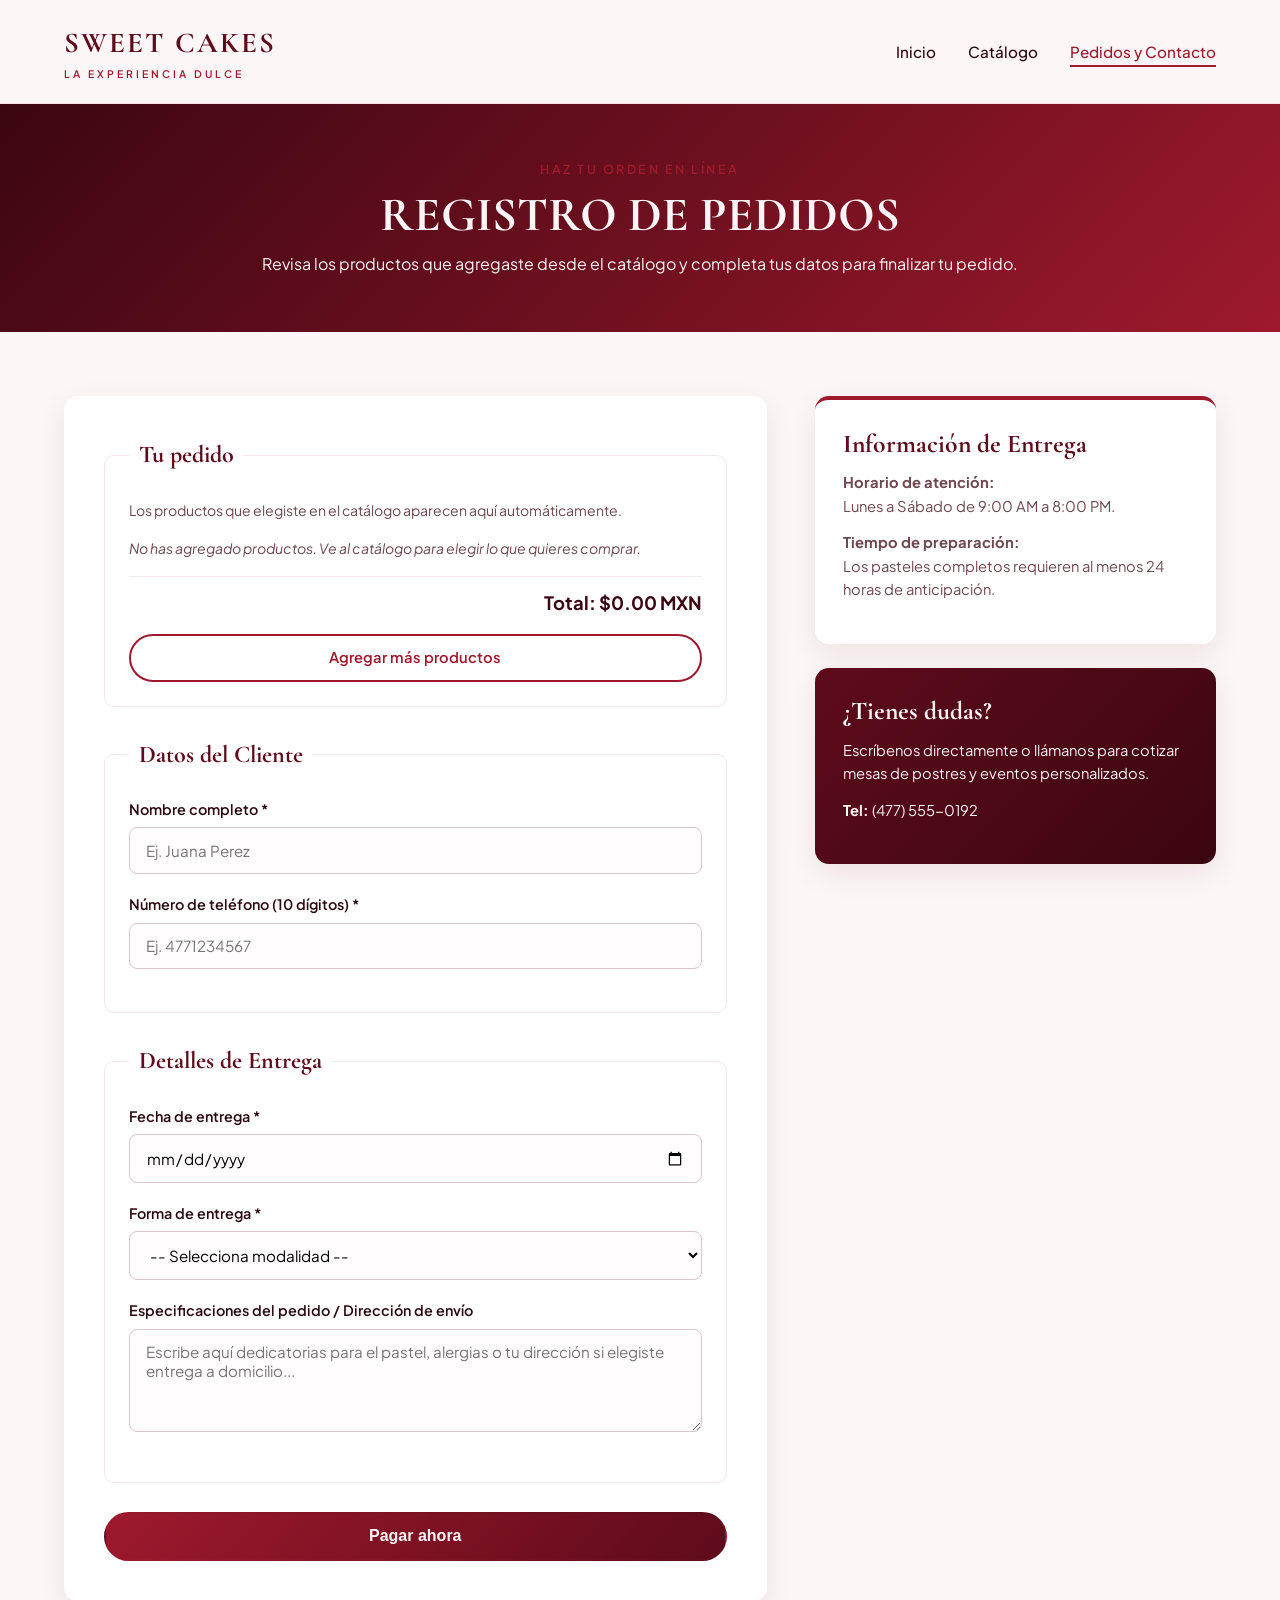
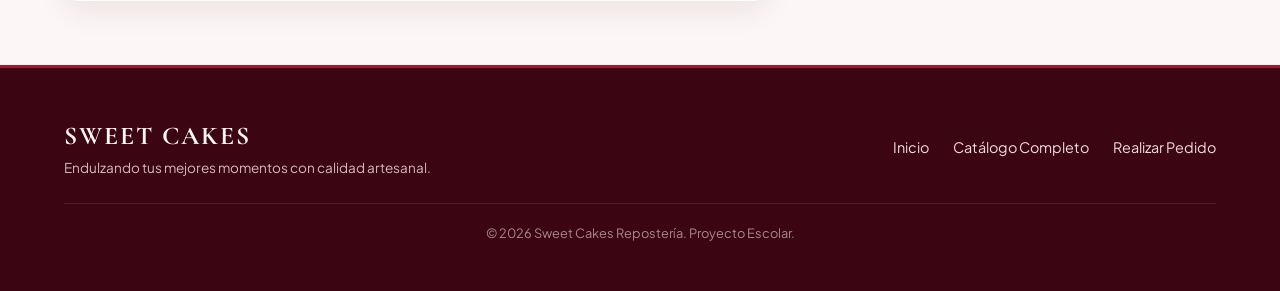
<file: contacto.html>
<!DOCTYPE html>
<html lang="es">
<head>
    <meta charset="UTF-8">
    <meta name="viewport" content="width=device-width, initial-scale=1.0">
    <title>Pedidos y Contacto | Sweet Cakes</title>
    <link rel="stylesheet" href="styles.css">
    <link rel="preconnect" href="https://fonts.googleapis.com">
    <link rel="preconnect" href="https://fonts.gstatic.com" crossorigin>
    <link href="https://fonts.googleapis.com/css2?family=Cormorant+Garamond:ital,wght@0,600;0,700;1,400&family=Plus+Jakarta+Sans:wght@400;500;600&display=swap" rel="stylesheet">
</head>
<body>

<header class="site-header">
    <a href="index.html" class="brand-logo">
        <strong>SWEET CAKES</strong>
        <span>LA EXPERIENCIA DULCE</span>
    </a>
    <nav class="main-nav" aria-label="Navegación principal">
        <ul>
            <li><a href="index.html">Inicio</a></li>
            <li><a href="productos.html">Catálogo</a></li>
            <li><a href="contacto.html" class="active">Pedidos y Contacto</a></li>
        </ul>
    </nav>
</header>

<main>
    <header class="page-banner">
        <p class="eyebrow">HAZ TU ORDEN EN LÍNEA</p>
        <h1>REGISTRO DE PEDIDOS</h1>
        <p>Revisa los productos que agregaste desde el catálogo y completa tus datos para finalizar tu pedido.</p>
    </header>

    <section class="order-layout">
        <form id="orderForm" class="order-form" novalidate>
            <fieldset>
                <legend>Tu pedido</legend>
                <p class="form-help">Los productos que elegiste en el catálogo aparecen aquí automáticamente.</p>

                <div id="cartList" class="cart-list"></div>

                <div class="cart-total">
                    <strong>Total: $<span id="cartTotal">0.00</span> MXN</strong>
                </div>

                <a href="productos.html" class="btn-outline">Agregar más productos</a>
            </fieldset>

            <fieldset>
                <legend>Datos del Cliente</legend>

                <label for="nombre">Nombre completo *</label>
                <input type="text" id="nombre" name="nombre" placeholder="Ej. Juana Perez" required minlength="3">

                <label for="telefono">Número de teléfono (10 dígitos) *</label>
                <input type="tel" id="telefono" name="telefono" placeholder="Ej. 4771234567" pattern="[0-9]{10}" title="Ingresa un número válido de 10 dígitos" required>
            </fieldset>

            <fieldset>
                <legend>Detalles de Entrega</legend>

                <label for="fecha">Fecha de entrega *</label>
                <input type="date" id="fecha" name="fecha" required>

                <label for="entrega">Forma de entrega *</label>
                <select id="entrega" name="entrega" required>
                    <option value="">-- Selecciona modalidad --</option>
                    <option value="presencial">Entrega Presencial (Recoger en sucursal)</option>
                    <option value="domicilio">Entrega a Domicilio</option>
                </select>

                <label for="especificaciones">Especificaciones del pedido / Dirección de envío</label>
                <textarea id="especificaciones" name="especificaciones" rows="4" placeholder="Escribe aquí dedicatorias para el pastel, alergias o tu dirección si elegiste entrega a domicilio..."></textarea>
            </fieldset>

            <button type="submit" class="btn-primary btn-full">Pagar ahora</button>
        </form>

        <aside class="order-info">
            <article class="info-box">
                <h3>Información de Entrega</h3>
                <p><strong>Horario de atención:</strong><br>Lunes a Sábado de 9:00 AM a 8:00 PM.</p>
                <p><strong>Tiempo de preparación:</strong><br>Los pasteles completos requieren al menos 24 horas de anticipación.</p>
            </article>

            <article class="info-box wine-box">
                <h3>¿Tienes dudas?</h3>
                <p>Escríbenos directamente o llámanos para cotizar mesas de postres y eventos personalizados.</p>
                <p><strong>Tel:</strong> (477) 555-0192</p>
            </article>
        </aside>
    </section>

    <!-- Ventana modal flotante que aparece solamente después de presionar "Pagar ahora" -->
    <div id="ticketModal" class="ticket-modal" hidden>
        <div class="ticket-modal-overlay"></div>
        <section class="ticket-box ticket-modal-content" role="dialog" aria-modal="true" aria-labelledby="ticketTitle">
            <div class="ticket-content">
                <button type="button" class="ticket-close" id="closeTicket" aria-label="Cerrar">&times;</button>
                <h2 id="ticketTitle">SWEET CAKES</h2>
                <p>TICKET DE PEDIDO</p>
                <hr>
                <p><strong>Folio:</strong> <span id="ticketFolio"></span></p>
                <p><strong>Cliente:</strong> <span id="ticketNombre"></span></p>
                <p><strong>Teléfono:</strong> <span id="ticketTelefono"></span></p>
                <p><strong>Fecha de entrega:</strong> <span id="ticketFecha"></span></p>
                <p><strong>Forma de entrega:</strong> <span id="ticketEntrega"></span></p>

                <h3>Productos</h3>
                <div id="ticketProductos"></div>

                <p class="ticket-total"><strong>Total: $<span id="ticketTotal"></span> MXN</strong></p>
                <p><strong>Especificaciones:</strong> <span id="ticketEspecificaciones"></span></p>
                <p class="ticket-success">¡PEDIDO REGISTRADO CORRECTAMENTE!</p>
                <div class="ticket-actions">
                    <button type="button" class="btn-primary" onclick="window.print()">Imprimir ticket</button>
                    <button type="button" class="btn-outline" id="closeTicketButton">Cerrar</button>
                </div>
            </div>
        </section>
    </div>
</main>

<footer class="site-footer">
    <section class="footer-brand">
        <strong>SWEET CAKES</strong>
        <p>Endulzando tus mejores momentos con calidad artesanal.</p>
    </section>
    <nav class="footer-nav" aria-label="Enlaces del pie de página">
        <a href="index.html">Inicio</a>
        <a href="productos.html">Catálogo Completo</a>
        <a href="contacto.html">Realizar Pedido</a>
    </nav>
    <p class="copyright">&copy; 2026 Sweet Cakes Repostería. Proyecto Escolar.</p>
</footer>

<script src="main.js"></script>
</body>
</html>
</file>
<file: styles.css>
/* PALETA ROJO A VINO TINTO */
:root {
    --color-vino-oscuro: #3b0611;    /* Fondos oscuros profundos */
    --color-vino: #5e0b1b;           /* Tono vino principal */
    --color-rojo-carmesi: #9e192d;   /* Acentos principales y botones */
    --color-rojo-vivo: #c8233c;      /* Hover y detalles activos */
    --color-crema-fondo: #fcf6f6;    /* Fondo claro cálido */
    --color-crema-tarjeta: #ffffff;  /* Fondo tarjetas */
    --color-rosa-suave: #f5e6e8;     /* Bordes y secciones secundarias */
    --color-texto-oscuro: #2b0910;   /* Texto principal legible */
    --color-texto-suave: #6e474f;    /* Descripciones */
    --color-texto-claro: #fdf5f6;    /* Texto sobre fondos vino */
    --color-dorado: #d4a373;         /* Toque elegante editorial */

    --fuente-titulos: 'Cormorant Garamond', Georgia, serif;
    --fuente-cuerpo: 'Plus Jakarta Sans', system-ui, sans-serif;

    --radio-borde: 14px;
    --sombra-suave: 0 10px 30px rgba(59, 6, 17, 0.08);
    --transicion: all 0.3s ease;
}

/* RESET Y PREVENCIÓN DE DESBORDAMIENTO HORIZONTAL */
*, *::before, *::after {
    box-sizing: border-box;
    margin: 0;
    padding: 0;
}

html, body {
    max-width: 100%;
    overflow-x: hidden;
    background-color: var(--color-crema-fondo);
    color: var(--color-texto-oscuro);
    font-family: var(--fuente-cuerpo);
    line-height: 1.6;
}

img {
    max-width: 100%;
    height: auto;
    display: block;
}

a {
    text-decoration: none;
    color: inherit;
}

h1, h2, h3 {
    font-family: var(--fuente-titulos);
    line-height: 1.15;
    font-weight: 700;
}

/* HEADER Y NAVEGACIÓN (FLEXBOX) */
.site-header {
    display: flex;
    justify-content: space-between;
    align-items: center;
    padding: 1.25rem 5%;
    background-color: var(--color-crema-fondo);
    border-bottom: 1px solid var(--color-rosa-suave);
    position: sticky;
    top: 0;
    z-index: 100;
}

.brand-logo {
    display: flex;
    flex-direction: column;
}

.brand-logo strong {
    font-family: var(--fuente-titulos);
    font-size: 1.8rem;
    letter-spacing: 2px;
    color: var(--color-vino);
}

.brand-logo span {
    font-size: 0.65rem;
    letter-spacing: 3px;
    color: var(--color-rojo-carmesi);
    font-weight: 600;
}

.main-nav ul {
    display: flex;
    list-style: none;
    gap: 2rem;
}

.main-nav a {
    font-size: 0.95rem;
    font-weight: 500;
    color: var(--color-texto-oscuro);
    padding-bottom: 4px;
    border-bottom: 2px solid transparent;
    transition: var(--transicion);
}

.main-nav a:hover,
.main-nav a.active {
    color: var(--color-rojo-carmesi);
    border-bottom-color: var(--color-rojo-carmesi);
}

/* BOTÓN MENÚ HAMBURGUESA (OCULTO EN ESCRITORIO) */
.menu-toggle {
    display: none;
    flex-direction: column;
    justify-content: space-between;
    width: 30px;
    height: 22px;
    background: transparent;
    border: none;
    cursor: pointer;
    padding: 0;
    z-index: 110;
}

.menu-toggle span {
    display: block;
    width: 100%;
    height: 3px;
    background-color: var(--color-vino);
    border-radius: 3px;
    transition: var(--transicion);
}

/* Animación a "X" cuando el menú hamburguesa está abierto */
.menu-toggle.is-active span:nth-child(1) {
    transform: translateY(9.5px) rotate(45deg);
    background-color: var(--color-rojo-carmesi);
}

.menu-toggle.is-active span:nth-child(2) {
    opacity: 0;
}

.menu-toggle.is-active span:nth-child(3) {
    transform: translateY(-9.5px) rotate(-45deg);
    background-color: var(--color-rojo-carmesi);
}

/* BOTONES Y ETIQUETAS COMUNES */
.eyebrow {
    font-size: 0.78rem;
    font-weight: 600;
    letter-spacing: 2.5px;
    text-transform: uppercase;
    color: var(--color-rojo-carmesi);
    margin-bottom: 0.5rem;
}

.light-text .eyebrow {
    color: var(--color-dorado);
}

.btn-primary, .btn-secondary, .btn-outline {
    display: inline-block;
    padding: 0.85rem 1.8rem;
    border-radius: 50px;
    font-weight: 600;
    font-size: 0.92rem;
    cursor: pointer;
    transition: var(--transicion);
    text-align: center;
    border: 2px solid transparent;
}

.btn-primary {
    background: linear-gradient(135deg, var(--color-rojo-carmesi), var(--color-vino));
    color: var(--color-texto-claro);
}

.btn-primary:hover {
    background: linear-gradient(135deg, var(--color-rojo-vivo), var(--color-rojo-carmesi));
    transform: translateY(-2px);
    box-shadow: 0 8px 20px rgba(158, 25, 45, 0.3);
}

.btn-secondary {
    background-color: transparent;
    border-color: var(--color-vino);
    color: var(--color-vino);
}

.btn-secondary:hover {
    background-color: var(--color-vino);
    color: var(--color-texto-claro);
}

.btn-outline {
    width: 100%;
    padding: 0.65rem 1rem;
    border-color: var(--color-rojo-carmesi);
    color: var(--color-rojo-carmesi);
    margin-top: auto;
}

.btn-outline:hover {
    background-color: var(--color-rojo-carmesi);
    color: var(--color-texto-claro);
}

.btn-full {
    width: 100%;
    font-size: 1rem;
}

/* SECCION PRINCIPAL DE BIENVENIDA */
.hero-banner {
    display: grid;
    grid-template-columns: 1.1fr 0.9fr;
    align-items: center;
    gap: 3rem;
    padding: 4rem 5%;
    background: radial-gradient(circle at top right, #f7e3e6, var(--color-crema-fondo));
}

.hero-content h1 {
    font-size: 3.6rem;
    color: var(--color-vino-oscuro);
    margin-bottom: 1.2rem;
}

.hero-desc {
    font-size: 1.05rem;
    color: var(--color-texto-suave);
    max-width: 500px;
    margin-bottom: 2rem;
}

.hero-actions {
    display: flex;
    gap: 1rem;
    flex-wrap: wrap;
}

.hero-image img {
    width: 100%;
    height: 460px;
    object-fit: cover;
    border-radius: 200px 200px 24px 24px;
    box-shadow: 0 20px 40px rgba(59, 6, 17, 0.18);
    border: 6px solid #ffffff;
}

.hero-image figcaption {
    text-align: center;
    font-size: 0.85rem;
    color: var(--color-texto-suave);
    margin-top: 0.75rem;
    font-style: italic;
}

/* SECCIÓN: ELIGE TU ANTOJO */
.mood-section {
    background: linear-gradient(180deg, var(--color-vino-oscuro), var(--color-vino));
    color: var(--color-texto-claro);
    padding: 4.5rem 5%;
}

.section-header {
    text-align: center;
    margin-bottom: 3rem;
}

.section-header h2 {
    font-size: 2.6rem;
}

.mood-grid {
    display: grid;
    grid-template-columns: repeat(4, 1fr);
    gap: 1.5rem;
}

.mood-card {
    background-color: rgba(255, 255, 255, 0.06);
    border: 1px solid rgba(255, 255, 255, 0.15);
    border-radius: 150px 150px 20px 20px;
    padding: 1.2rem;
    text-align: center;
    transition: var(--transicion);
}

.mood-card:hover {
    background-color: rgba(255, 255, 255, 0.12);
    transform: translateY(-5px);
}

.mood-card img {
    width: 100%;
    height: 190px;
    object-fit: cover;
    border-radius: 140px 140px 12px 12px;
    margin-bottom: 1rem;
}

.mood-card h3 {
    font-size: 1.25rem;
    letter-spacing: 1px;
    margin-bottom: 0.4rem;
    color: #ffffff;
}

.mood-card p {
    font-size: 0.88rem;
    color: #e6cfd3;
}

/* PRODUCTO DESTACADO Y PROCESO */
.featured-section {
    display: grid;
    grid-template-columns: 1fr 1fr;
    align-items: center;
    gap: 3.5rem;
    padding: 5rem 5%;
}

.featured-image img {
    width: 100%;
    height: 400px;
    object-fit: cover;
    border-radius: var(--radio-borde);
    box-shadow: var(--sombra-suave);
}

.featured-details h2 {
    font-size: 2.8rem;
    color: var(--color-vino);
    margin-bottom: 0.5rem;
}

.featured-details .subtitle {
    font-weight: 600;
    color: var(--color-rojo-carmesi);
    margin-bottom: 1rem;
}

.price-tag {
    font-size: 1.4rem;
    font-weight: 700;
    color: var(--color-vino-oscuro);
    margin: 1.5rem 0;
}

.process-section {
    background-color: var(--color-vino-oscuro);
    color: var(--color-texto-claro);
    padding: 4.5rem 5%;
}

.process-steps {
    display: grid;
    grid-template-columns: repeat(4, 1fr);
    gap: 2rem;
}

.step-item {
    border-top: 2px solid var(--color-rojo-carmesi);
    padding-top: 1.2rem;
}

.step-num {
    font-family: var(--fuente-titulos);
    font-size: 2rem;
    color: var(--color-dorado);
    font-weight: 700;
}

.step-item h3 {
    font-size: 1.4rem;
    margin: 0.4rem 0;
}

.step-item p {
    font-size: 0.9rem;
    color: #dec4c8;
}

/* CATÁLOGO DE PRODUCTOS (CSS GRID) */
.page-banner {
    background: linear-gradient(135deg, var(--color-vino-oscuro), var(--color-rojo-carmesi));
    color: var(--color-texto-claro);
    text-align: center;
    padding: 3.5rem 5%;
}

.page-banner h1 {
    font-size: 3rem;
    margin-bottom: 0.5rem;
}

.catalog-section {
    padding: 4rem 5%;
}

.drinks-bg {
    background-color: var(--color-rosa-suave);
}

.category-header {
    margin-bottom: 2.5rem;
    border-left: 4px solid var(--color-rojo-carmesi);
    padding-left: 1rem;
}

.category-header h2 {
    font-size: 2.3rem;
    color: var(--color-vino-oscuro);
}

.products-grid {
    display: grid;
    grid-template-columns: repeat(4, 1fr);
    gap: 1.8rem;
}

.product-card {
    background-color: var(--color-crema-tarjeta);
    border-radius: var(--radio-borde);
    overflow: hidden;
    box-shadow: var(--sombra-suave);
    display: flex;
    flex-direction: column;
    transition: var(--transicion);
    border: 1px solid rgba(158, 25, 45, 0.1);
}

.product-card:hover {
    transform: translateY(-6px);
    box-shadow: 0 15px 35px rgba(94, 11, 27, 0.16);
}

.product-card img {
    width: 100%;
    height: 210px;
    object-fit: cover;
}

.product-info {
    padding: 1.3rem;
    display: flex;
    flex-direction: column;
    flex-grow: 1;
}

.badge {
    align-self: flex-start;
    background-color: var(--color-rosa-suave);
    color: var(--color-vino);
    font-size: 0.72rem;
    font-weight: 600;
    padding: 0.25rem 0.7rem;
    border-radius: 20px;
    margin-bottom: 0.6rem;
    text-transform: uppercase;
}

.product-info h3 {
    font-size: 1.45rem;
    color: var(--color-vino-oscuro);
    margin-bottom: 0.4rem;
}

.product-info p {
    font-size: 0.88rem;
    color: var(--color-texto-suave);
    margin-bottom: 1rem;
}

.product-info .price {
    font-size: 1.05rem;
    font-weight: 700;
    color: var(--color-rojo-carmesi);
    margin-bottom: 1rem;
    line-height: 1.4;
}

/* FORMULARIO DE PEDIDOS */
.order-layout {
    display: grid;
    grid-template-columns: 1.4fr 0.8fr;
    gap: 3rem;
    padding: 4rem 5%;
    align-items: start;
}

.order-form {
    background-color: var(--color-crema-tarjeta);
    padding: 2.5rem;
    border-radius: var(--radio-borde);
    box-shadow: var(--sombra-suave);
}

.order-form fieldset {
    border: 1px solid var(--color-rosa-suave);
    border-radius: 10px;
    padding: 1.5rem;
    margin-bottom: 1.8rem;
}

.order-form legend {
    font-family: var(--fuente-titulos);
    font-size: 1.5rem;
    font-weight: 700;
    color: var(--color-vino);
    padding: 0 0.6rem;
}

.order-form label {
    display: block;
    font-weight: 600;
    font-size: 0.9rem;
    margin-bottom: 0.4rem;
    color: var(--color-texto-oscuro);
}

.order-form input,
.order-form select,
.order-form textarea {
    width: 100%;
    padding: 0.8rem 1rem;
    margin-bottom: 1.2rem;
    border: 1.5px solid #dec5c9;
    border-radius: 8px;
    font-family: var(--fuente-cuerpo);
    font-size: 0.95rem;
    background-color: #fffdfd;
    transition: var(--transicion);
}

.order-form input:focus,
.order-form select:focus,
.order-form textarea:focus {
    outline: none;
    border-color: var(--color-rojo-carmesi);
    box-shadow: 0 0 0 3px rgba(158, 25, 45, 0.15);
}

/* Estados visuales de validación JS */
.order-form input.input-error,
.order-form select.input-error,
.order-form textarea.input-error {
    border-color: #c8233c;
    background-color: #fff5f6;
    margin-bottom: 0.35rem;
}

.order-form input.input-valid,
.order-form select.input-valid,
.order-form textarea.input-valid {
    border-color: #2e7d32;
}

.error-text {
    display: block;
    color: #c8233c;
    font-size: 0.8rem;
    font-weight: 600;
    margin-bottom: 1rem;
}

.form-help {
    font-size: 0.88rem;
    color: var(--color-texto-suave);
    margin-bottom: 1rem;
}

.cart-list {
    list-style: none;
    display: flex;
    flex-direction: column;
    gap: 0.6rem;
    margin-bottom: 1rem;
}

.empty-msg {
    font-size: 0.88rem;
    color: var(--color-texto-suave);
    font-style: italic;
}

.cart-item {
    display: flex;
    justify-content: space-between;
    align-items: center;
    background-color: #ffffff;
    padding: 0.75rem 0.9rem;
    border-radius: 8px;
    border: 1px solid var(--color-rosa-suave);
    font-size: 0.92rem;
    gap: 0.6rem;
    flex-wrap: wrap;
}

.cart-controls {
    display: flex;
    align-items: center;
    gap: 0.5rem;
}

.cart-controls button[data-action="minus"],
.cart-controls button[data-action="plus"] {
    width: 28px;
    height: 28px;
    border-radius: 50%;
    border: 1px solid var(--color-rojo-carmesi);
    background-color: var(--color-rosa-suave);
    color: var(--color-vino);
    font-weight: 700;
    cursor: pointer;
}

.btn-remove {
    background-color: #fde8eb;
    color: var(--color-rojo-carmesi);
    border: 1px solid var(--color-rojo-carmesi);
    border-radius: 20px;
    padding: 0.25rem 0.75rem;
    font-size: 0.78rem;
    font-weight: 600;
    cursor: pointer;
    transition: var(--transicion);
}

.btn-remove:hover {
    background-color: var(--color-rojo-carmesi);
    color: #ffffff;
}

.cart-total {
    text-align: right;
    font-size: 1.15rem;
    color: var(--color-vino-oscuro);
    border-top: 1px solid var(--color-rosa-suave);
    padding-top: 0.7rem;
    margin-bottom: 1rem;
}

.order-info {
    display: flex;
    flex-direction: column;
    gap: 1.5rem;
}

.info-box {
    background-color: var(--color-crema-tarjeta);
    padding: 1.8rem;
    border-radius: var(--radio-borde);
    box-shadow: var(--sombra-suave);
    border-top: 4px solid var(--color-rojo-carmesi);
}

.info-box h3 {
    font-size: 1.6rem;
    color: var(--color-vino);
    margin-bottom: 0.8rem;
}

.info-box p {
    font-size: 0.92rem;
    margin-bottom: 0.8rem;
    color: var(--color-texto-suave);
}

.wine-box {
    background: linear-gradient(135deg, var(--color-vino), var(--color-vino-oscuro));
    color: var(--color-texto-claro);
    border-top: none;
}

.wine-box h3, .wine-box p {
    color: var(--color-texto-claro);
}

/* VENTANA EMERGENTE (MODAL) DEL TICKET DE PEDIDO */
body.modal-open {
    overflow: hidden;
}

.ticket-modal {
    position: fixed;
    inset: 0;
    z-index: 9999;
    display: flex;
    align-items: center;
    justify-content: center;
    padding: 1.5rem;
}

.ticket-modal[hidden] {
    display: none;
}

.ticket-modal-overlay {
    position: fixed;
    inset: 0;
    background-color: rgba(25, 3, 8, 0.72);
    backdrop-filter: blur(2px);
}

.ticket-modal-content {
    position: relative;
    z-index: 1;
    width: 100%;
    max-width: 500px;
    max-height: 90vh;
    overflow-y: auto;
    background-color: #ffffff;
    border-radius: 18px;
    padding: 2rem;
    box-shadow: 0 25px 50px rgba(0, 0, 0, 0.35);
    border: none;
}

.ticket-content {
    position: relative;
    border: 2px dashed var(--color-rojo-carmesi);
    border-radius: 12px;
    padding: 1.8rem 1.5rem;
    background-color: #ffffff;
}

.ticket-close {
    position: absolute;
    top: -12px;
    right: -8px;
    background: transparent;
    border: none;
    font-size: 1.6rem;
    font-weight: 700;
    color: var(--color-texto-oscuro);
    cursor: pointer;
    line-height: 1;
}

.ticket-content h2 {
    text-align: center;
    font-size: 1.8rem;
    letter-spacing: 2px;
    color: var(--color-vino-oscuro);
    margin-bottom: 0.2rem;
}

.ticket-content > p:first-of-type {
    text-align: center;
    font-size: 0.85rem;
    letter-spacing: 1.5px;
    color: var(--color-texto-suave);
    margin-bottom: 0.8rem;
}

.ticket-content hr {
    border: none;
    border-top: 1px solid #dec5c9;
    margin: 0.8rem 0 1rem;
}

.ticket-content p {
    font-size: 0.92rem;
    margin-bottom: 0.45rem;
}

.ticket-content h3 {
    font-size: 1.15rem;
    color: var(--color-vino);
    margin: 0.8rem 0 0.4rem;
}

.ticket-total {
    text-align: right;
    font-size: 1.15rem;
    color: var(--color-rojo-carmesi);
    margin: 0.9rem 0;
}

.ticket-success {
    text-align: center;
    font-weight: 700;
    color: var(--color-vino-oscuro);
    margin: 1.2rem 0;
    letter-spacing: 0.5px;
}

.ticket-actions {
    display: flex;
    flex-direction: column;
    align-items: center;
    gap: 0.75rem;
    margin-top: 1rem;
}

.ticket-actions .btn-primary {
    width: auto;
    min-width: 180px;
}

.ticket-actions .btn-outline {
    width: 100%;
    margin-top: 0;
}

/* FOOTER (FLEXBOX) */
.site-footer {
    background-color: var(--color-vino-oscuro);
    color: var(--color-texto-claro);
    padding: 3rem 5%;
    display: flex;
    justify-content: space-between;
    align-items: center;
    flex-wrap: wrap;
    gap: 1.5rem;
    border-top: 3px solid var(--color-rojo-carmesi);
}

.footer-brand strong {
    font-family: var(--fuente-titulos);
    font-size: 1.6rem;
    letter-spacing: 2px;
}

.footer-brand p {
    font-size: 0.85rem;
    color: #d4b8bd;
}

.footer-nav {
    display: flex;
    gap: 1.5rem;
}

.footer-nav a {
    font-size: 0.9rem;
    color: #f2dce0;
    transition: var(--transicion);
}

.footer-nav a:hover {
    color: var(--color-dorado);
}

.copyright {
    width: 100%;
    text-align: center;
    font-size: 0.8rem;
    color: #a8878e;
    border-top: 1px solid rgba(255, 255, 255, 0.1);
    padding-top: 1.2rem;
}

/* LAPTOP, TABLET Y MÓVIL (<768px) */
@media (max-width: 1100px) {
    .hero-content h1 {
        font-size: 2.9rem;
    }

    .products-grid,
    .mood-grid {
        grid-template-columns: repeat(3, 1fr);
    }
}

@media (max-width: 900px) {
    .hero-banner,
    .featured-section,
    .order-layout {
        grid-template-columns: 1fr;
        gap: 2rem;
    }

    .products-grid,
    .mood-grid,
    .process-steps {
        grid-template-columns: repeat(2, 1fr);
    }

    .hero-image img {
        height: 360px;
    }
}

/* MÓVIL (< 768px) CON MENÚ HAMBURGUESA DESPLEGABLE */
@media (max-width: 768px) {
    .site-header {
        flex-direction: row;
        flex-wrap: wrap;
        justify-content: space-between;
        align-items: center;
        padding: 1rem 5%;
    }

    .menu-toggle {
        display: flex;
    }

    .main-nav {
        display: none;
        width: 100%;
        padding-top: 1rem;
        margin-top: 0.8rem;
        border-top: 1px solid var(--color-rosa-suave);
    }

    .main-nav.nav-open {
        display: block;
    }

    .main-nav ul {
        flex-direction: column;
        align-items: center;
        gap: 1rem;
    }

    .hero-content h1 {
        font-size: 2.3rem;
    }

    .page-banner h1 {
        font-size: 2.2rem;
    }

    .products-grid,
    .mood-grid,
    .process-steps {
        grid-template-columns: 1fr;
    }

    .order-form {
        padding: 1.4rem;
    }

    .order-form fieldset {
        padding: 1rem;
    }

    .site-footer {
        flex-direction: column;
        text-align: center;
    }

    .footer-nav {
        flex-direction: column;
        gap: 0.8rem;
    }
}
</file>
